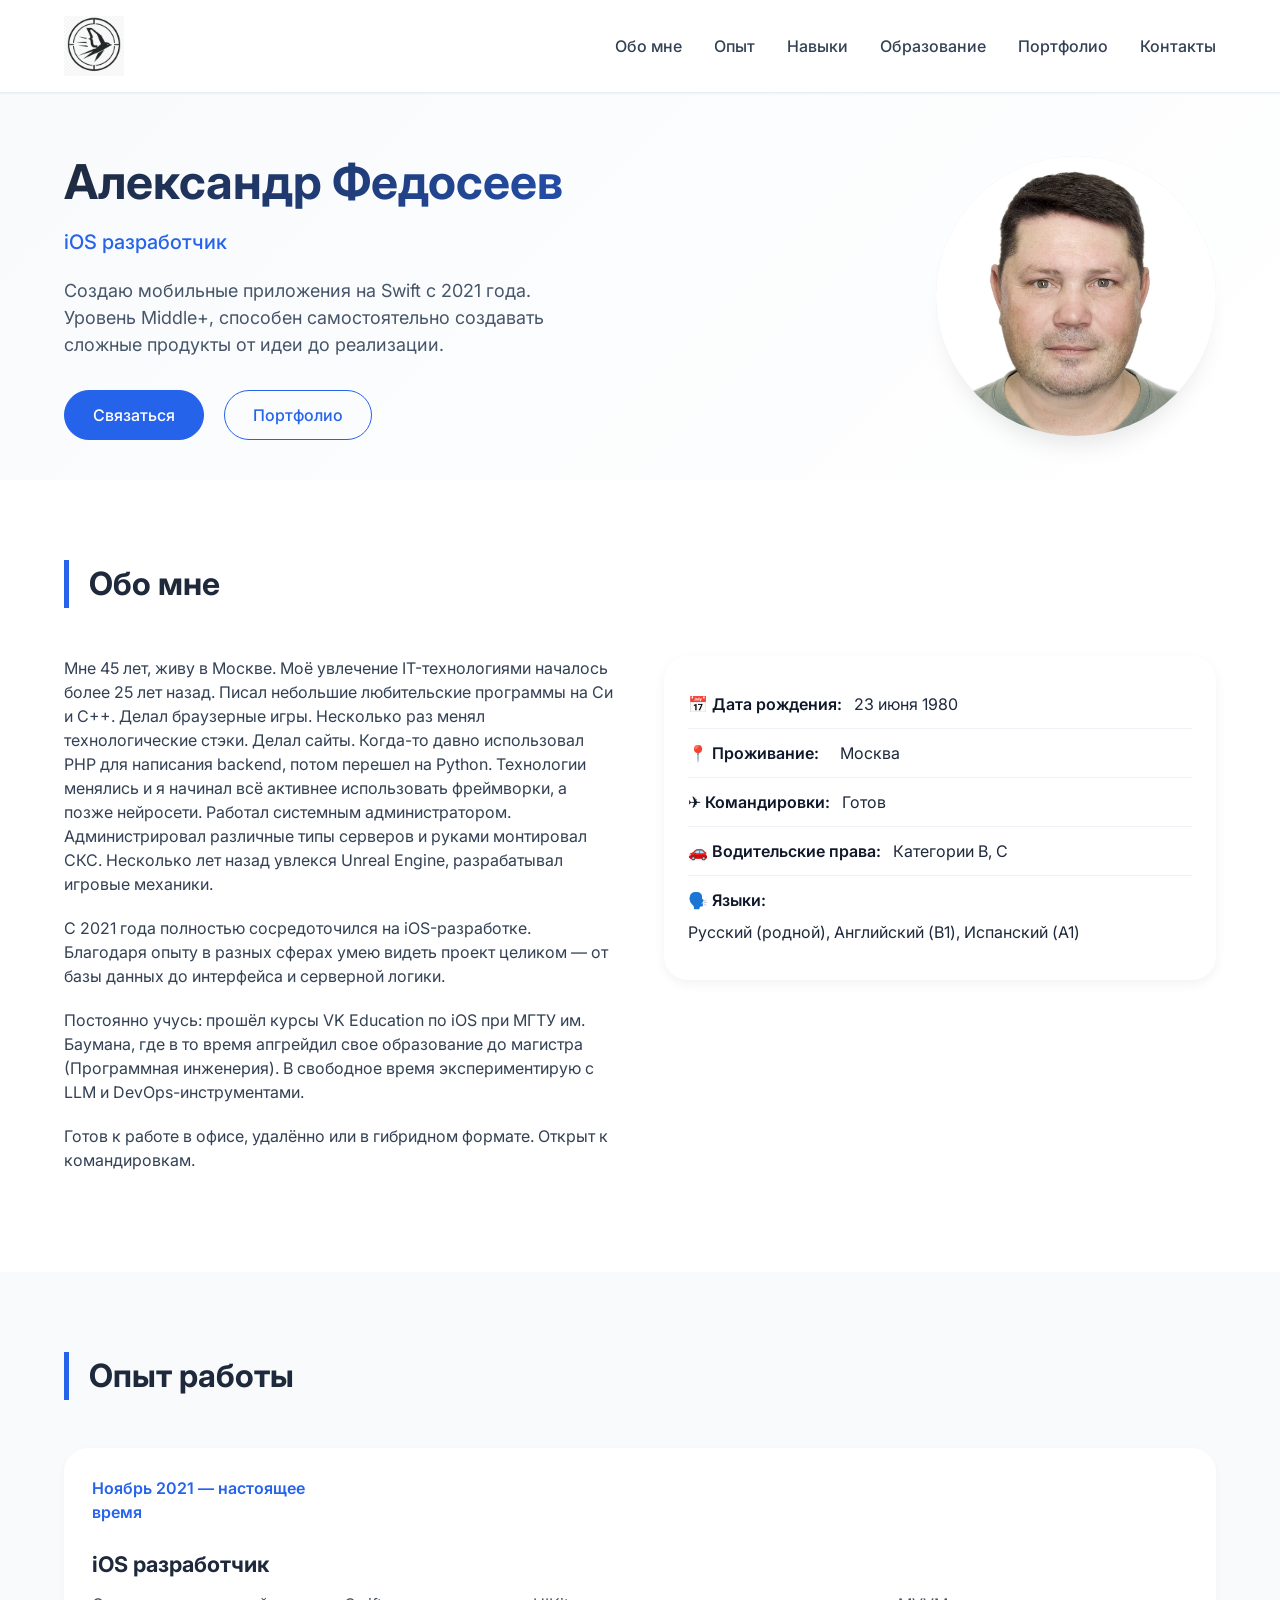
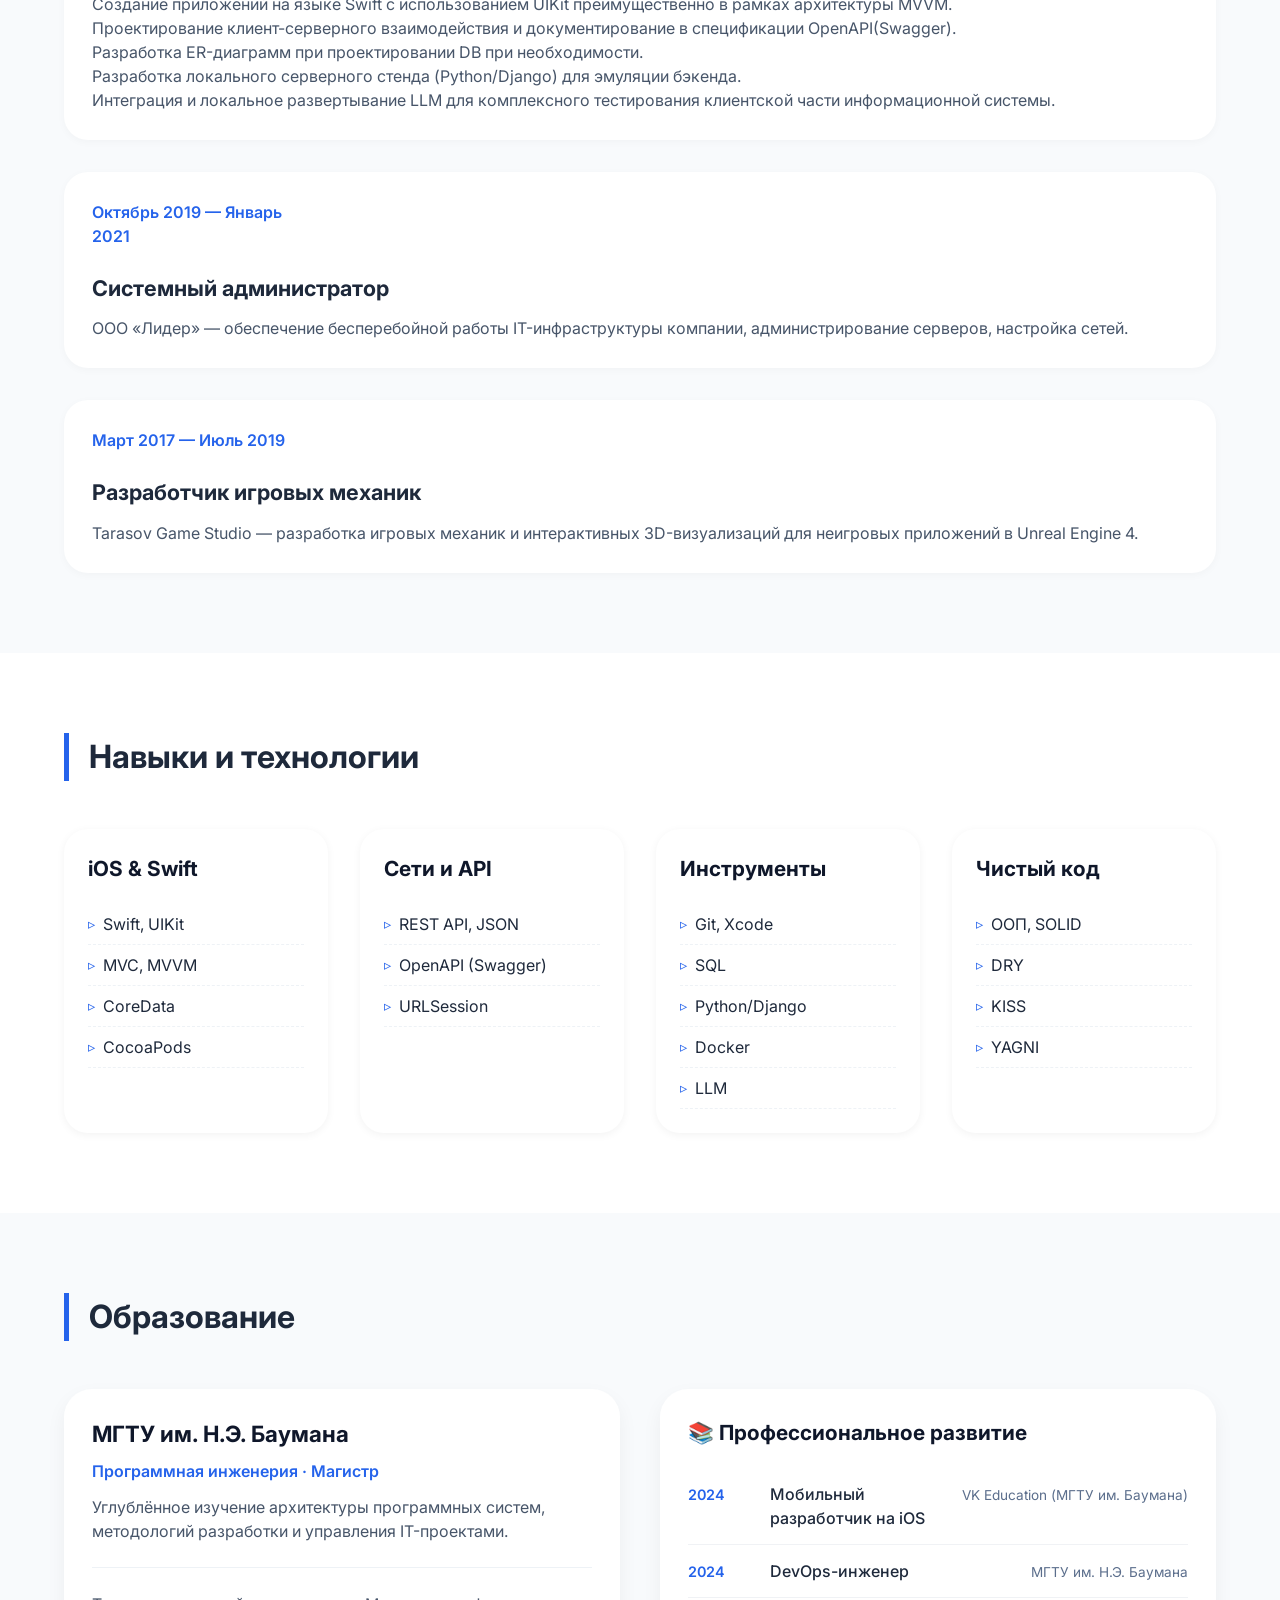
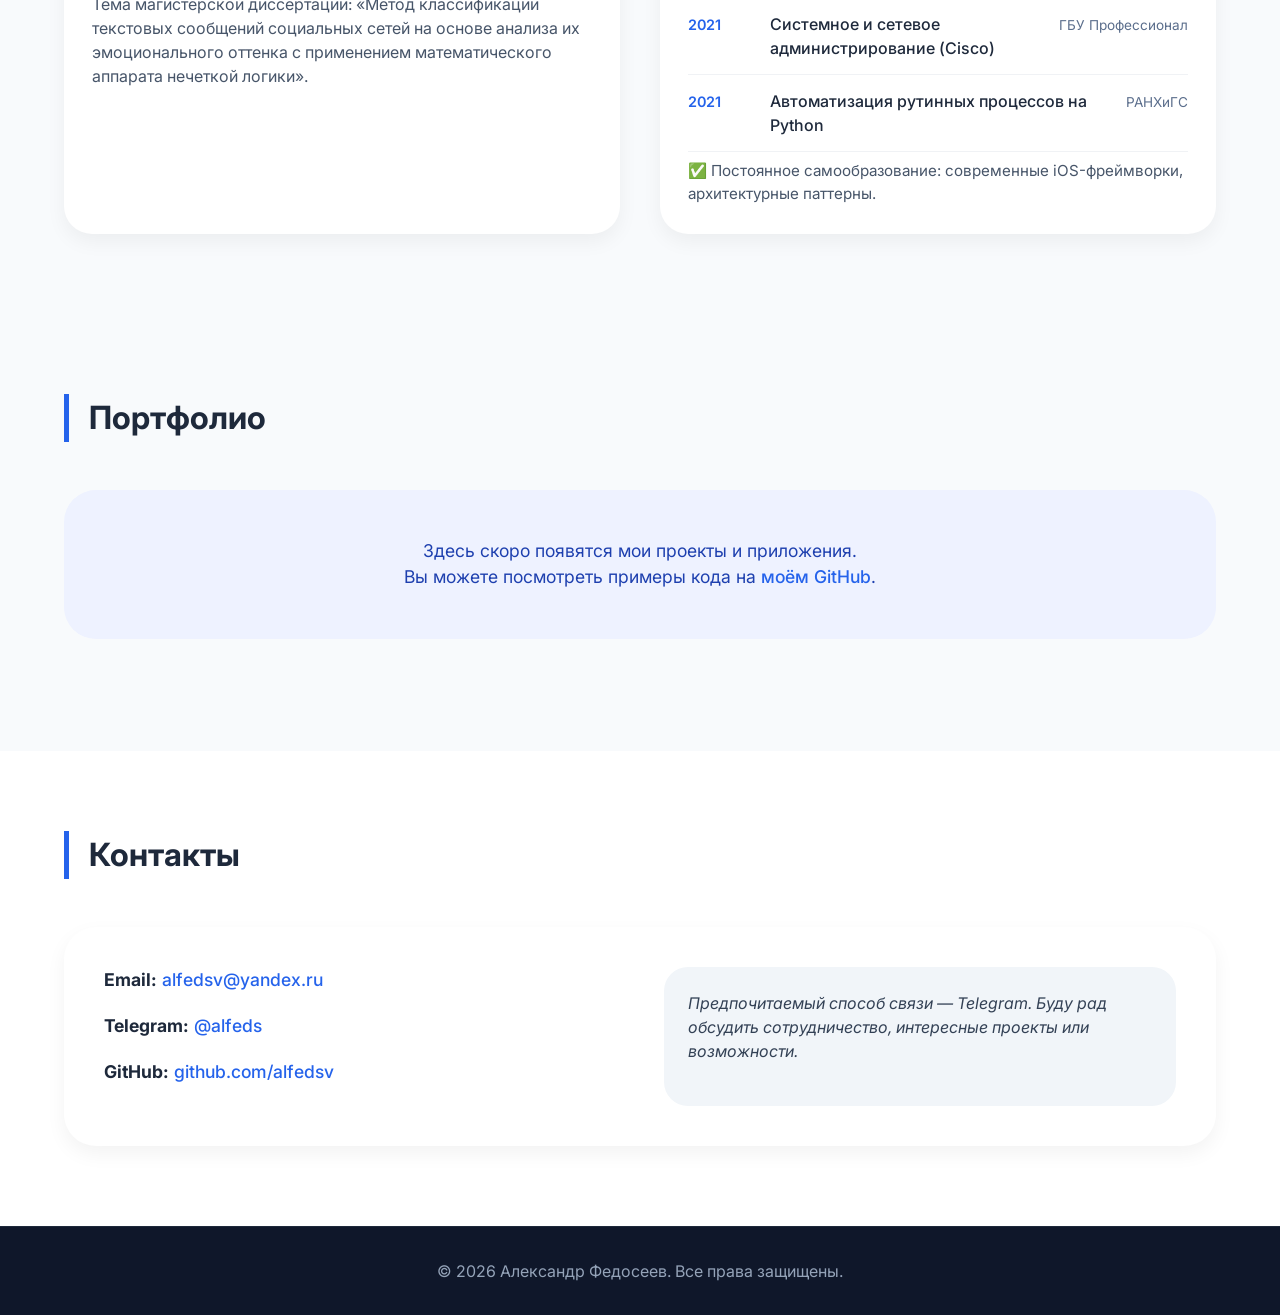
<file: index.html>
<!DOCTYPE html>
<html lang="ru">
<head>
    <meta charset="UTF-8">
    <meta name="viewport" content="width=device-width, initial-scale=1.0, viewport-fit=cover">
    <title>Александр Федосеев | iOS-разработчик</title>
    <meta name="description" content="Портфолио и резюме Александра Федосеева, iOS-разработчика с 4-летним опытом. Swift, UIKit, SwiftUI, MVVM, REST API.">
    <link rel="stylesheet" href="style.css">
    <link rel="preconnect" href="https://fonts.googleapis.com">
    <link rel="preconnect" href="https://fonts.gstatic.com" crossorigin>
    <link href="https://fonts.googleapis.com/css2?family=Inter:opsz,wght@14..32,300..700&display=swap" rel="stylesheet">
</head>
<body>
    <header class="header">
        <div class="container header__container">
            <a href="/" class="logo"><img src="img/swift.png" alt="iOS/SWIFT" class="logo-img"></a>
            <button class="nav-toggle" aria-label="Открыть меню">☰</button>
            <nav class="nav">
                <ul class="nav__list">
                    <li><a href="#about" class="nav__link">Обо мне</a></li>
                    <li><a href="#experience" class="nav__link">Опыт</a></li>
                    <li><a href="#skills" class="nav__link">Навыки</a></li>
                    <li><a href="#education" class="nav__link">Образование</a></li>
                    <li><a href="#portfolio" class="nav__link">Портфолио</a></li>
                    <li><a href="#contact" class="nav__link">Контакты</a></li>
                </ul>
            </nav>
        </div>
    </header>

    <main>
        <!-- Hero-секция с фото и краткой информацией -->
        <section class="hero">
            <div class="container hero__container">
                <div class="hero__content">
                    <h1 class="hero__title">Александр Федосеев</h1>
                    <p class="hero__subtitle">iOS разработчик</p>
                    <p class="hero__text">Создаю мобильные приложения на Swift с 2021 года. 
                        Уровень Middle+, способен самостоятельно создавать сложные продукты от идеи до реализации.</p>
                    <div class="hero__actions">
                        <a href="#contact" class="btn btn--primary">Связаться</a>
                        <a href="#portfolio" class="btn btn--outline">Портфолио</a>
                    </div>
                </div>
                <div class="hero__photo">
                    <!-- Фото -->
                    <img src="img/IMG_0179.jpg" alt="Фото Александра Федосеева" onerror="this.src='https://placehold.co/400x400?text=Фото'">
                </div>
            </div>
        </section>

        <!-- Обо мне + личная информация -->
        <section id="about" class="section">
            <div class="container">
                <h2 class="section__title">Обо мне</h2>
                <div class="about__grid">
                    <div class="about__text">
                        <p>Мне 45 лет, живу в Москве. Моё увлечение IT-технологиями началось более 25 лет назад. 
                            Писал небольшие любительские программы на Си и С++. 
                            Делал браузерные игры. 
                            Несколько раз менял технологические стэки. 
                            Делал сайты. Когда-то давно использовал PHP для написания backend, потом перешел на Python. 
                            Технологии менялись и я начинал всё активнее использовать фреймворки, а позже нейросети.
                            Работал системным администратором. Администрировал различные типы серверов и руками монтировал СКС.
                            Несколько лет назад увлекся Unreal Engine, разрабатывал игровые механики.</p>
                        <p>С 2021 года полностью сосредоточился на iOS-разработке. 
                            Благодаря опыту в разных сферах умею видеть проект целиком — от базы данных до интерфейса и серверной логики.</p>
                        <p>Постоянно учусь: прошёл курсы VK Education по iOS при МГТУ им. Баумана, где в то время апгрейдил свое образование до магистра (Программная инженерия). 
                            В свободное время экспериментирую с LLM и DevOps-инструментами.</p>
                        <p>Готов к работе в офисе, удалённо или в гибридном формате. Открыт к командировкам.</p>
                    </div>
                    <div class="about__details">
                        <ul class="info-list">
                            <li><span>📅 Дата рождения:</span> 23 июня 1980</li>
                            <li><span>📍 Проживание:</span> Москва</li>
                            <li><span>✈️ Командировки:</span> Готов</li>
                            <li><span>🚗 Водительские права:</span> Категории B, C</li>
                            <li><span>🗣️ Языки:</span> Русский (родной), Английский (B1), Испанский (A1)</li>
                        </ul>
                    </div>
                </div>
            </div>
        </section>

        <!-- Опыт работы -->
        <section id="experience" class="section section--gray">
            <div class="container">
                <h2 class="section__title">Опыт работы</h2>
                <div class="timeline">
                    <div class="timeline__item">
                        <div class="timeline__date">Ноябрь 2021 — настоящее время</div>
                        <div class="timeline__content">
                            <h3>iOS разработчик</h3>
                            <p>Создание приложений на языке Swift с использованием UIKit преимущественно в рамках архитектуры MVVM.</p>
                            <p>Проектирование клиент-серверного взаимодействия и документирование в спецификации OpenAPI(Swagger).</p>
                            <p>Разработка ER-диаграмм при проектировании DB при необходимости.</p>
                            <p>Разработка локального серверного стенда (Python/Django) для эмуляции бэкенда.</p>
                            <p>Интеграция и локальное развертывание LLM для комплексного тестирования клиентской части информационной системы.</p>
                        </div>
                    </div>
                    <div class="timeline__item">
                        <div class="timeline__date">Октябрь 2019 — Январь 2021</div>
                        <div class="timeline__content">
                            <h3>Системный администратор</h3>
                            <p>ООО «Лидер» — обеспечение бесперебойной работы IT-инфраструктуры компании, администрирование серверов, настройка сетей.</p>
                        </div>
                    </div>
                    <div class="timeline__item">
                        <div class="timeline__date">Март 2017 — Июль 2019</div>
                        <div class="timeline__content">
                            <h3>Разработчик игровых механик</h3>
                            <p>Tarasov Game Studio — разработка игровых механик и интерактивных 3D-визуализаций для неигровых приложений в Unreal Engine 4.</p>
                        </div>
                    </div>
                </div>
            </div>
        </section>

        <!-- Навыки (технологии и инструменты) -->
        <section id="skills" class="section">
            <div class="container">
                <h2 class="section__title">Навыки и технологии</h2>
                <div class="skills__grid">
                    <div class="skill-category">
                        <h3>iOS & Swift</h3>
                        <ul class="skill-list">
                            <li>Swift, UIKit</li>
                            <li>MVC, MVVM</li>
                            <li>CoreData</li>
                            <li>CocoaPods</li>
                        </ul>
                    </div>
                    <div class="skill-category">
                        <h3>Сети и API</h3>
                        <ul class="skill-list">
                            <li>REST API, JSON</li>
                            <li>OpenAPI (Swagger)</li>
                            <li>URLSession</li>
                        </ul>
                    </div>
                    <div class="skill-category">
                        <h3>Инструменты</h3>
                        <ul class="skill-list">
                            <li>Git, Xcode</li>
                            <li>SQL</li>
                            <li>Python/Django</li>
                            <li>Docker</li>
                            <li>LLM</li>
                        </ul>
                    </div>
                    <div class="skill-category">
                        <h3>Чистый код</h3>
                        <ul class="skill-list">
                            <li>ООП, SOLID</li>
                            <li>DRY</li>
                            <li>KISS</li>
                            <li>YAGNI</li>
                        </ul>
                    </div>
                </div>
            </div>
        </section>

        <section id="education" class="section section--gray">
            <div class="container">
                <h2 class="section__title">Образование</h2>
                <div class="education__grid">
                    <!-- Высшее образование (МГТУ) -->
                    <div class="education__main">
                        <div class="edu-card">
                            <div class="edu-card__title">МГТУ им. Н.Э. Баумана</div>
                            <div class="edu-card__subtitle">Программная инженерия · Магистр</div>
                            <div class="edu-card__description">
                                <p>Углублённое изучение архитектуры программных систем, методологий разработки и управления IT-проектами.</p>
                                <div class="divider-light"></div>
                                <p>Тема магистерской диссертации: «Метод классификации текстовых сообщений социальных сетей на основе анализа их эмоционального оттенка с применением математического аппарата нечеткой логики».</p>
                            </div>
                        </div>
                    </div>
        
                    <!-- Курсы и дополнительное образование -->
                    <div class="education__courses">
                        <h3 style="font-size: 1.3rem; margin-bottom: 20px; color: #0f172a;">📚 Профессиональное развитие</h3>
                        <div class="course-item">
                            <div class="course-year">2024</div>
                            <div class="course-name">Мобильный разработчик на iOS</div>
                            <div class="course-org">VK Education (МГТУ им. Баумана)</div>
                        </div>
                        <div class="course-item">
                            <div class="course-year">2024</div>
                            <div class="course-name">DevOps-инженер</div>
                            <div class="course-org">МГТУ им. Н.Э. Баумана</div>
                        </div>
                        <div class="course-item">
                            <div class="course-year">2021</div>
                            <div class="course-name">Системное и сетевое администрирование (Cisco)</div>
                            <div class="course-org">ГБУ Профессионал</div>
                        </div>
                        <div class="course-item">
                            <div class="course-year">2021</div>
                            <div class="course-name">Автоматизация рутинных процессов на Python</div>
                            <div class="course-org">РАНХиГС</div>
                        </div>
                        <div class="edu-card__description" style="margin-top: 8px; font-size: 0.95rem;">
                            ✅ Постоянное самообразование: современные iOS-фреймворки, архитектурные паттерны.
                        </div>
                    </div>
                </div>
            </div>
        </section>

        <!-- Портфолио (заглушка, сюда потом добавите проекты) -->
        <section id="portfolio" class="section section--gray">
            <div class="container">
                <h2 class="section__title">Портфолио</h2>
                <div class="portfolio__placeholder">
                    <p>Здесь скоро появятся мои проекты и приложения.</p>
                    <p>Вы можете посмотреть примеры кода на <a href="https://github.com/alfedsv" target="_blank" rel="noopener">моём GitHub</a>.</p>
                </div>
                <!-- место для будущих карточек проектов -->
                <div class="portfolio__grid" id="portfolio-grid">
                    <!-- динамически добавите карточки позже, можно оставить пустым -->
                </div>
            </div>
        </section>

        <!-- Контакты -->
        <section id="contact" class="section">
            <div class="container">
                <h2 class="section__title">Контакты</h2>
                <div class="contact__wrapper">
                    <div class="contact__info">
                        <p><strong>Email:</strong> <a href="mailto:alfedsv@yandex.ru">alfedsv@yandex.ru</a></p>
                        <p><strong>Telegram:</strong> <a href="https://t.me/alfeds" target="_blank">@alfeds</a></p>
                        <p><strong>GitHub:</strong> <a href="https://github.com/alfedsv" target="_blank">github.com/alfedsv</a></p>
                    </div>
                    <div class="contact__note">
                        <p>Предпочитаемый способ связи — Telegram. Буду рад обсудить сотрудничество, интересные проекты или возможности.</p>
                    </div>
                </div>
            </div>
        </section>
    </main>

    <footer class="footer">
        <div class="container">
            <p>© 2026 Александр Федосеев. Все права защищены.</p>
        </div>
    </footer>

    <script src="script.js"></script>
</body>
</html>
</file>
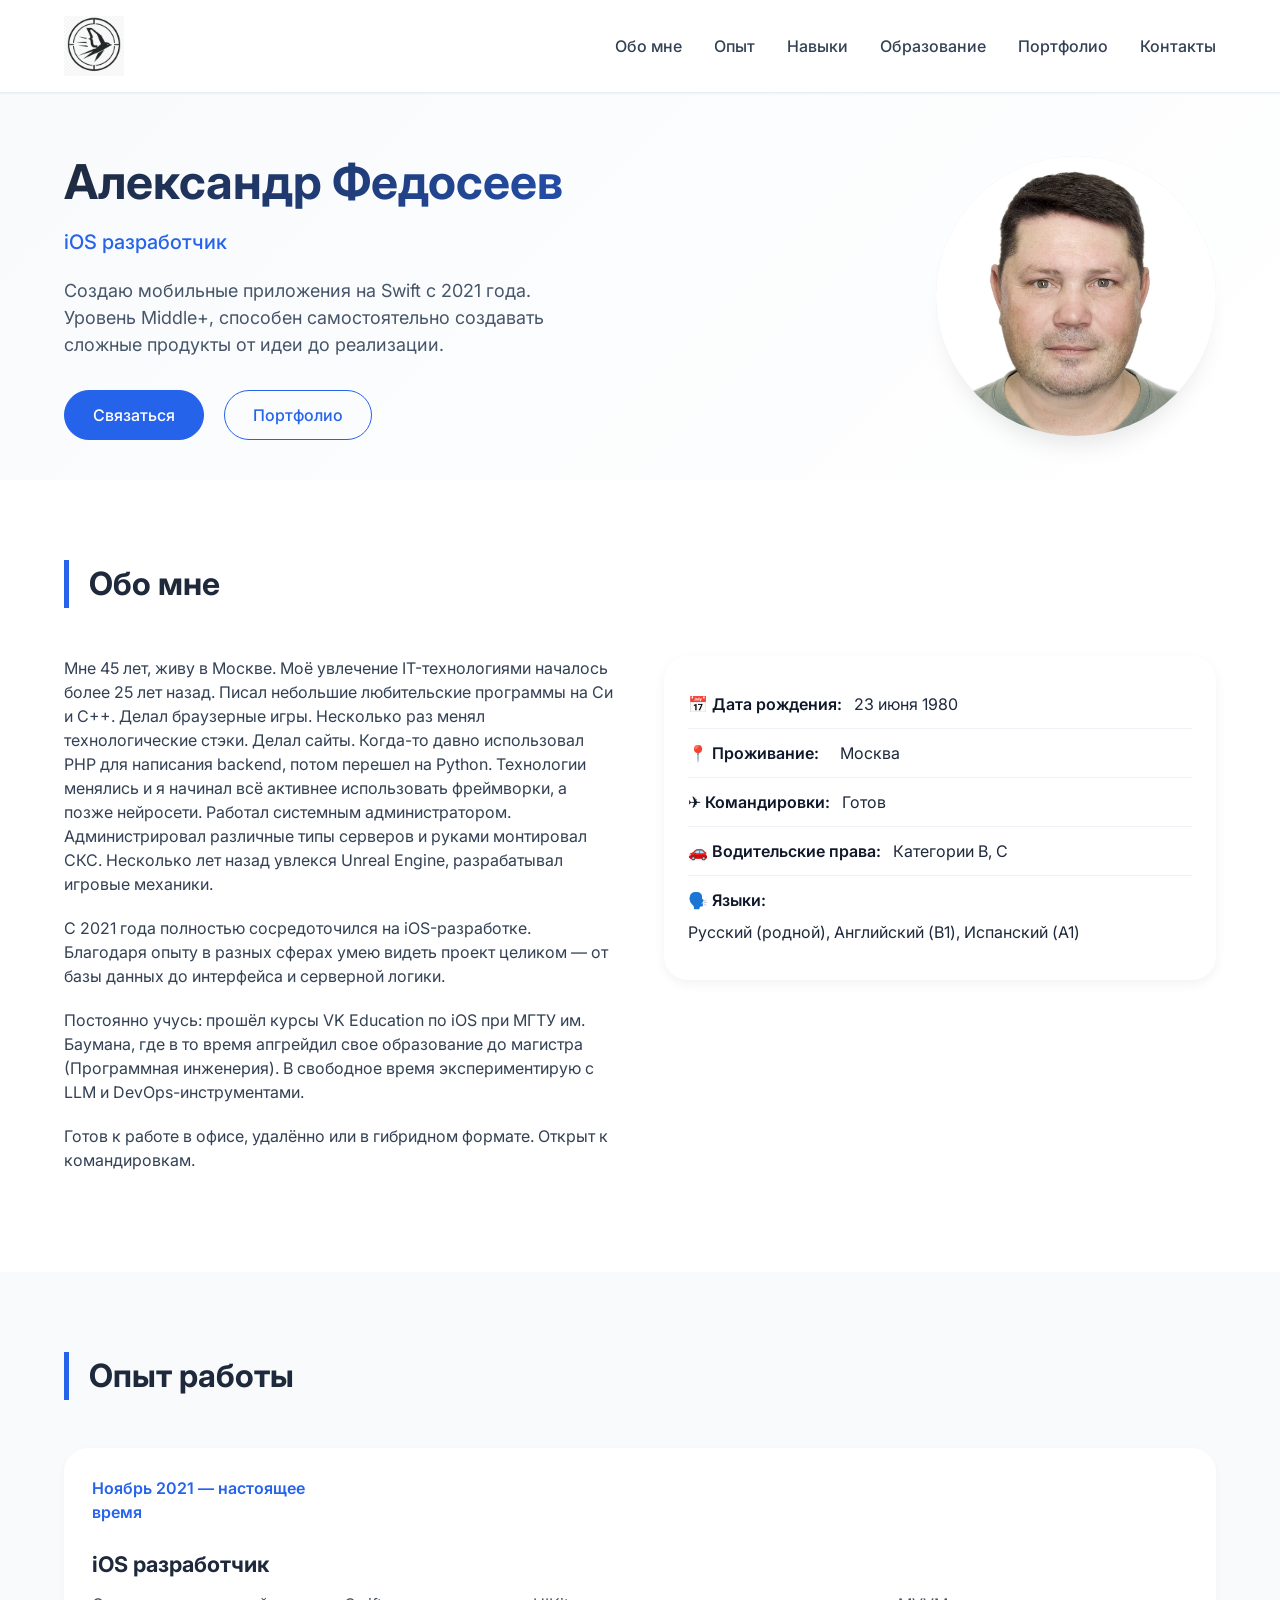
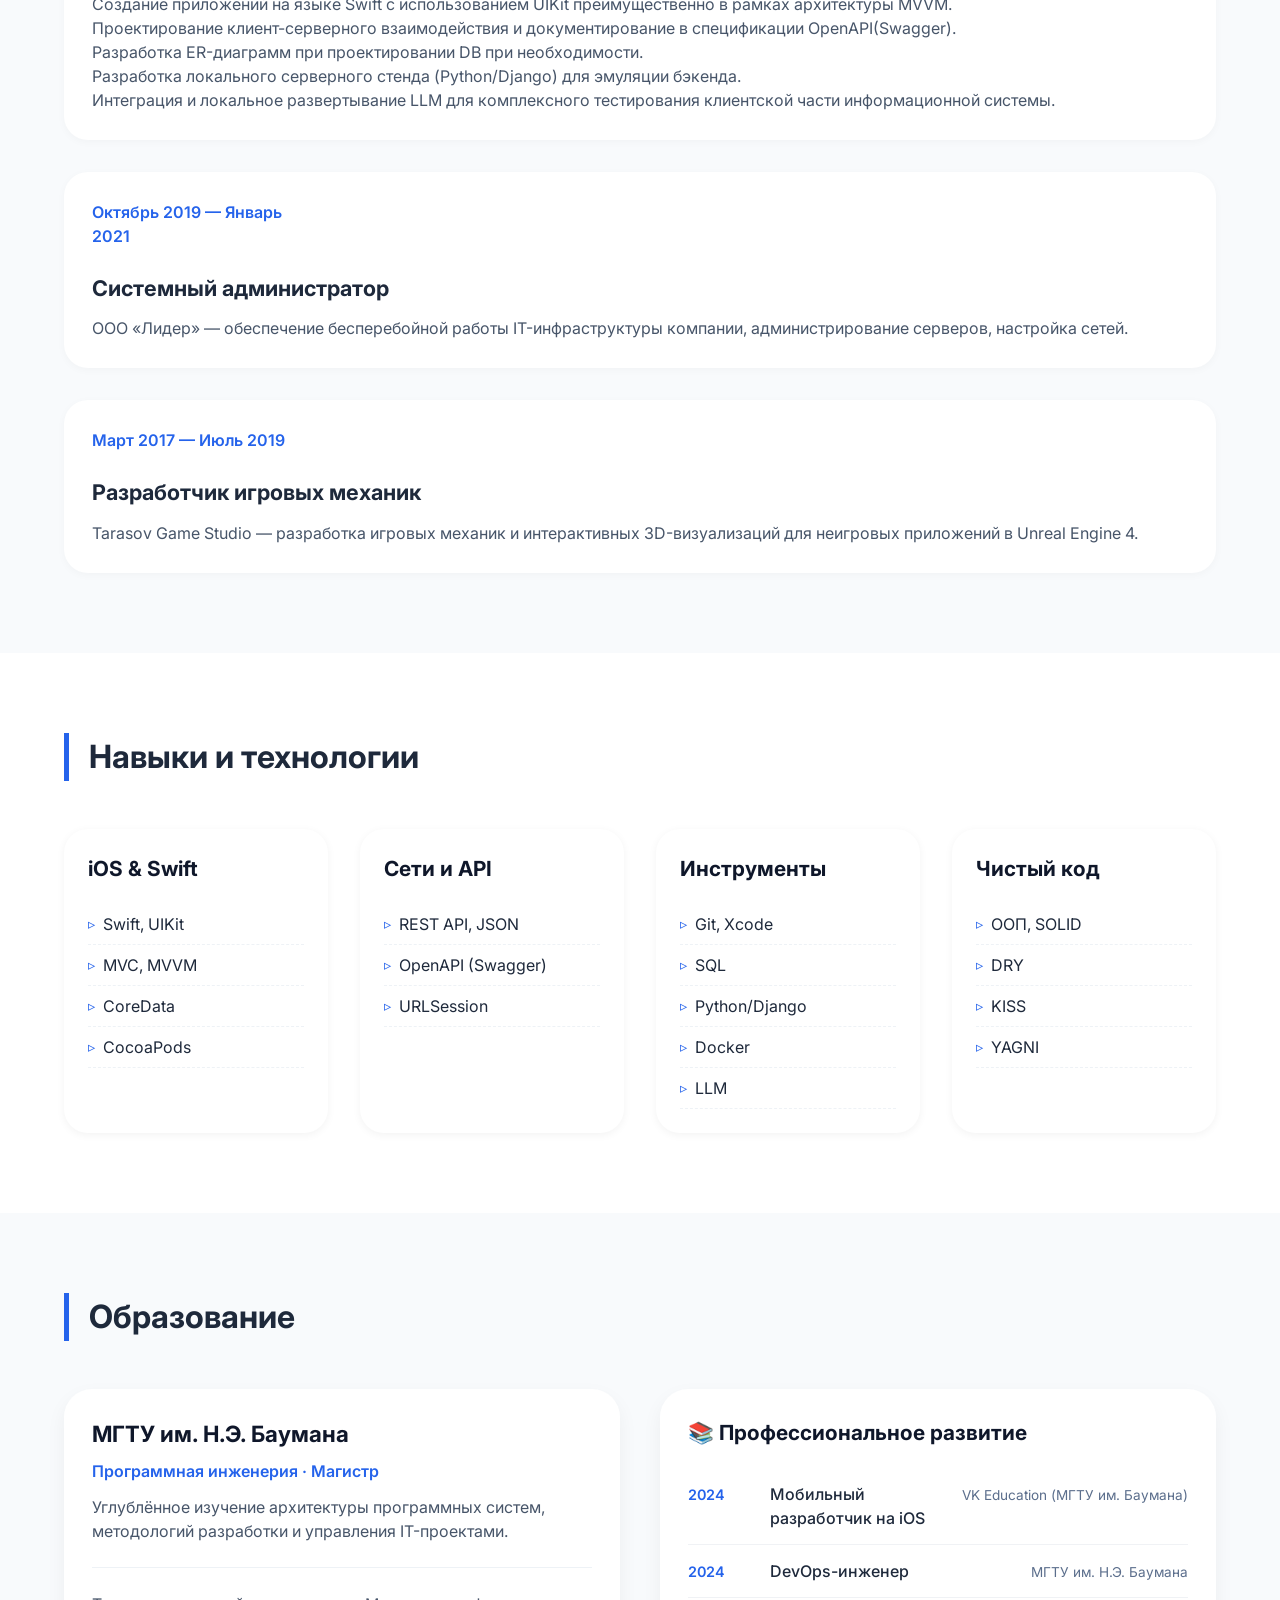
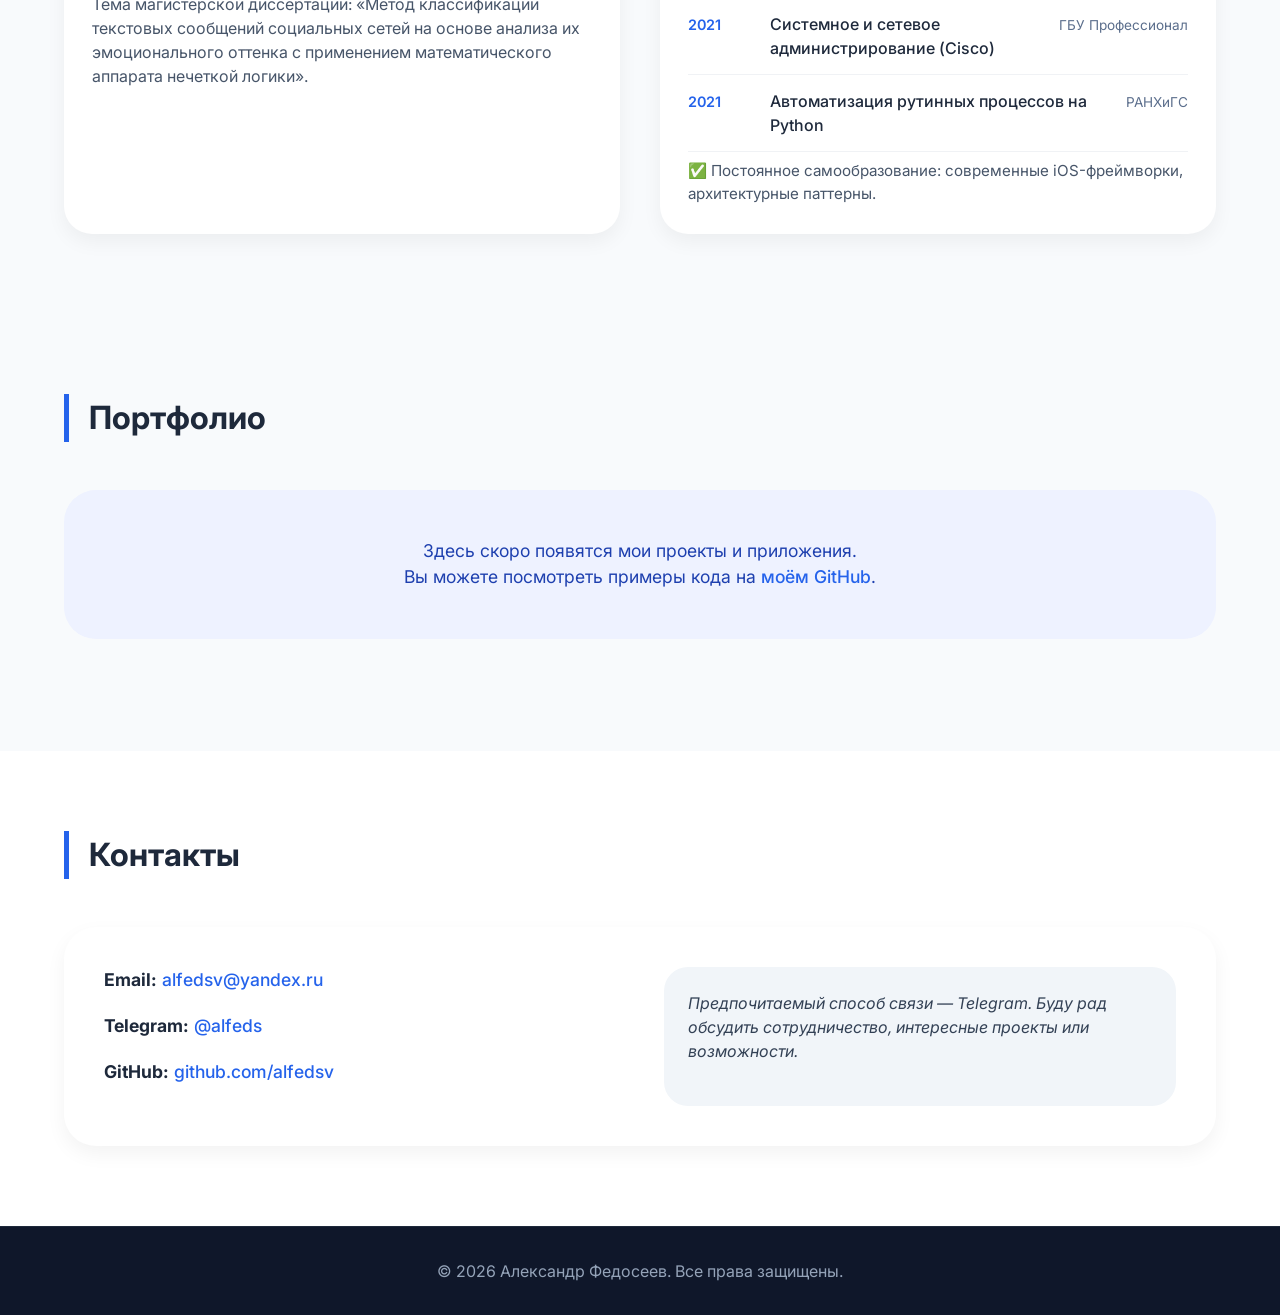
<file: portfolio/index.html>
<!DOCTYPE html>
<html lang="ru">
<head>
    <meta charset="UTF-8">
    <title>Портфолио — Александр Федосеев</title>
    <meta http-equiv="refresh" content="0; url=/">
</head>
<body>
    <p>Потом добавлю</p>
</body>
</html>
</file>
<file: style.css>
/* ----- RESET & БАЗА ----- */
* {
    margin: 0;
    padding: 0;
    box-sizing: border-box;
}

html {
    scroll-behavior: smooth;
}

body {
    font-family: 'Inter', system-ui, -apple-system, 'Segoe UI', sans-serif;
    background-color: #ffffff;
    color: #1e293b;
    line-height: 1.5;
}

.container {
    max-width: 1200px;
    margin: 0 auto;
    padding: 0 24px;
}

/* ----- HEADER & НАВИГАЦИЯ ----- */
.header {
    position: sticky;
    top: 0;
    background: rgba(255, 255, 255, 0.96);
    backdrop-filter: blur(8px);
    box-shadow: 0 1px 2px rgba(0,0,0,0.05);
    z-index: 1000;
    border-bottom: 1px solid #e9eef3;
}

.header__container {
    display: flex;
    justify-content: space-between;
    align-items: center;
    padding-top: 16px;
    padding-bottom: 16px;
}

.logo {
    display: flex;
    align-items: center;
}

.logo-img {
    height: 60px;
    width: auto;
    display: block;
}

@media (max-width: 700px) {
    .logo-img {
        height: 40px;
    }
}

.nav__list {
    display: flex;
    gap: 32px;
    list-style: none;
}

.nav__link {
    text-decoration: none;
    font-weight: 500;
    color: #334155;
    transition: color 0.2s;
}

.nav__link:hover {
    color: #2563eb;
}

.nav-toggle {
    display: none;
    background: none;
    border: none;
    font-size: 28px;
    cursor: pointer;
    color: #1e293b;
}

/* ----- ГЕРОЙ (HERO) ----- */
.hero {
    padding: 60px 0 40px;
    background: linear-gradient(135deg, #f8fafc 0%, #ffffff 100%);
}

.hero__container {
    display: flex;
    align-items: center;
    justify-content: space-between;
    gap: 48px;
    flex-wrap: wrap;
}

.hero__content {
    flex: 1;
    min-width: 280px;
}

.hero__title {
    font-size: 3rem;
    font-weight: 700;
    line-height: 1.2;
    margin-bottom: 16px;
    background: linear-gradient(135deg, #1e293b, #2563eb);
    background-clip: text;
    -webkit-background-clip: text;
    color: transparent;
}

.hero__subtitle {
    font-size: 1.25rem;
    color: #2563eb;
    font-weight: 500;
    margin-bottom: 20px;
}

.hero__text {
    font-size: 1.125rem;
    color: #475569;
    margin-bottom: 32px;
    max-width: 500px;
}

.hero__photo {
    flex-shrink: 0;
    width: 280px;
    height: 280px;
    border-radius: 50%;
    overflow: hidden;
    background-color: #e2e8f0;
    box-shadow: 0 20px 25px -12px rgba(0,0,0,0.1);
}

.hero__photo img {
    width: 100%;
    height: 100%;
    object-fit: cover;
}

/* ----- КНОПКИ ----- */
.btn {
    display: inline-block;
    padding: 12px 28px;
    border-radius: 40px;
    font-weight: 500;
    text-decoration: none;
    transition: all 0.2s;
    margin-right: 16px;
}

.btn--primary {
    background-color: #2563eb;
    color: white;
    border: 1px solid #2563eb;
}

.btn--primary:hover {
    background-color: #1d4ed8;
    transform: translateY(-2px);
}

.btn--outline {
    background: transparent;
    border: 1px solid #2563eb;
    color: #2563eb;
}

.btn--outline:hover {
    background: #eff6ff;
}

/* ----- СЕКЦИИ ----- */
.section {
    padding: 80px 0;
}

.section--gray {
    background-color: #f8fafc;
}

.section__title {
    font-size: 2rem;
    font-weight: 700;
    margin-bottom: 48px;
    border-left: 5px solid #2563eb;
    padding-left: 20px;
}

/* ----- ОБО МНЕ ----- */
.about__grid {
    display: grid;
    grid-template-columns: 1fr 1fr;
    gap: 48px;
}

.about__text p {
    margin-bottom: 20px;
    color: #334155;
}

.info-list {
    list-style: none;
    background: #ffffff;
    padding: 24px;
    border-radius: 24px;
    box-shadow: 0 4px 12px rgba(0,0,0,0.05);
}

.info-list li {
    display: flex;
    flex-wrap: wrap;
    align-items: baseline;
    gap: 8px 12px;
    padding: 12px 0;
    border-bottom: 1px solid #eef2f6;
}

.info-list li:last-child {
    border-bottom: none;
}

.info-list span {
    font-weight: 600;
    min-width: 140px;
    flex-shrink: 0;
    color: #0f172a;
}

/* ----- ОПЫТ (ТАЙМЛАЙН) ----- */
.timeline {
    display: flex;
    flex-direction: column;
    gap: 32px;
}

.timeline__item {
    display: flex;
    flex-wrap: wrap;
    gap: 24px;
    background: white;
    border-radius: 24px;
    padding: 28px;
    box-shadow: 0 2px 8px rgba(0,0,0,0.03);
    transition: box-shadow 0.2s;
}

.timeline__item:hover {
    box-shadow: 0 12px 24px -12px rgba(0,0,0,0.1);
}

.timeline__date {
    flex: 0 0 220px;
    font-weight: 600;
    color: #2563eb;
}

.timeline__content h3 {
    font-size: 1.35rem;
    margin-bottom: 12px;
}

.timeline__content p {
    color: #475569;
}

/* ----- НАВЫКИ ----- */
.skills__grid {
    display: grid;
    grid-template-columns: repeat(auto-fit, minmax(250px, 1fr));
    gap: 32px;
}

.skill-category {
    background: white;
    border-radius: 24px;
    padding: 24px;
    box-shadow: 0 2px 8px rgba(0,0,0,0.05);
}

.skill-category h3 {
    margin-bottom: 20px;
    font-size: 1.3rem;
    color: #0f172a;
}

.skill-list {
    list-style: none;
}

.skill-list li {
    padding: 8px 0;
    border-bottom: 1px dashed #eef2f6;
    display: flex;
    align-items: center;
    gap: 8px;
}

.skill-list li::before {
    content: "▹";
    color: #2563eb;
    font-size: 0.9rem;
}

/* ===== ОБРАЗОВАНИЕ (НОВЫЙ БЛОК) ===== */
.education__grid {
    display: grid;
    grid-template-columns: 1fr 1fr;
    gap: 40px;
}

.education__main {
    background: white;
    border-radius: 28px;
    padding: 28px;
    box-shadow: 0 8px 20px rgba(0,0,0,0.05);
    transition: transform 0.2s ease;
}

.education__main:hover {
    transform: translateY(-4px);
}

.education__courses {
    background: white;
    border-radius: 28px;
    padding: 28px;
    box-shadow: 0 8px 20px rgba(0,0,0,0.05);
}

.edu-card {
    margin-bottom: 28px;
}

.edu-card:last-child {
    margin-bottom: 0;
}

.edu-card__title {
    font-size: 1.4rem;
    font-weight: 700;
    color: #0f172a;
    margin-bottom: 8px;
}

.edu-card__subtitle {
    font-weight: 600;
    color: #2563eb;
    margin-bottom: 12px;
    font-size: 1rem;
}

.edu-card__description {
    color: #475569;
    line-height: 1.5;
    margin-top: 8px;
}

.divider-light {
    height: 1px;
    background: #eef2f6;
    margin: 24px 0;
}

.course-item {
    display: flex;
    align-items: baseline;
    gap: 12px;
    padding: 14px 0;
    border-bottom: 1px solid #f0f2f5;
}

.course-item:last-child {
    border-bottom: none;
}

.course-year {
    font-weight: 600;
    color: #2563eb;
    min-width: 70px;
    font-size: 0.9rem;
}

.course-name {
    color: #1e293b;
    font-weight: 500;
    flex: 1;
}

.course-org {
    color: #5b6e8c;
    font-size: 0.85rem;
}

.badge-ios {
    background: #eef2ff;
    color: #1e40af;
    padding: 2px 10px;
    border-radius: 30px;
    font-size: 0.75rem;
    font-weight: 600;
    display: inline-block;
    margin-left: 10px;
}

/* Адаптив для планшетов и телефонов */
@media (max-width: 800px) {
    .education__grid {
        grid-template-columns: 1fr;
        gap: 32px;
    }
}

@media (max-width: 480px) {
    .education__main, .education__courses {
        padding: 20px;
    }
}

/* ----- ПОРТФОЛИО (ЗАГОТОВКА) ----- */
.portfolio__placeholder {
    text-align: center;
    background: #eef2ff;
    border-radius: 32px;
    padding: 48px 24px;
    margin-bottom: 32px;
}

.portfolio__placeholder p {
    font-size: 1.1rem;
    color: #1e40af;
}

.portfolio__placeholder a {
    color: #2563eb;
    text-decoration: none;
    font-weight: 500;
}

.portfolio__grid {
    display: grid;
    grid-template-columns: repeat(auto-fill, minmax(280px, 1fr));
    gap: 28px;
}

/* ----- КОНТАКТЫ ----- */
.contact__wrapper {
    display: grid;
    grid-template-columns: 1fr 1fr;
    gap: 48px;
    background: white;
    border-radius: 32px;
    padding: 40px;
    box-shadow: 0 8px 20px rgba(0, 0, 0, 0.05);
}

.contact__info p {
    margin-bottom: 20px;
    font-size: 1.1rem;
}

.contact__info a {
    color: #2563eb;
    text-decoration: none;
    font-weight: 500;
}

.contact__info a:hover {
    text-decoration: underline;
}

.contact__note {
    background: #f1f5f9;
    padding: 24px;
    border-radius: 24px;
    font-style: italic;
    color: #334155;
}

/* ----- ФУТЕР ----- */
.footer {
    background-color: #0f172a;
    color: #94a3b8;
    text-align: center;
    padding: 32px 0;
    border-top: 1px solid #1e293b;
}

/* ----- АДАПТИВ для планшетов и телефонов ----- */


@media (max-width: 900px) {
    .hero__container {
        flex-direction: column-reverse;
        text-align: center;
    }
    
    .hero__text {
        margin-left: auto;
        margin-right: auto;
    }
    
    .about__grid {
        grid-template-columns: 1fr;
        gap: 32px;
    }
    
    .contact__wrapper {
        grid-template-columns: 1fr;
        gap: 32px;
    }
    
    .timeline__item {
        flex-direction: column;
    }
    
    .timeline__date {
        flex-basis: auto;
    }
}

@media (max-width: 700px) {
    .nav-toggle {
        display: block;
    }
    
    .nav {
        position: fixed;
        top: 70px;
        left: -100%;
        width: 80%;
        height: calc(100vh - 70px);
        background: white;
        box-shadow: 2px 0 12px rgba(0,0,0,0.1);
        transition: left 0.3s ease;
        z-index: 999;
        padding: 24px;
    }
    
    .nav--open {
        left: 0;
    }
    
    .nav__list {
        flex-direction: column;
        gap: 24px;
    }
    
    .nav__link {
        font-size: 1.2rem;
    }
    
    .section {
        padding: 60px 0;
    }
    
    .section__title {
        font-size: 1.75rem;
    }
    
    .hero__title {
        font-size: 2.2rem;
    }
    
    .hero__photo {
        width: 220px;
        height: 220px;
    }
    
    .btn {
        margin-bottom: 12px;
    }
}

/* маленькие телефоны */
@media (max-width: 480px) {
    .container {
        padding: 0 16px;
    }
    
    .info-list span {
        display: block;
        width: auto;
        margin-bottom: 4px;
    }
    
    .timeline__item {
        padding: 20px;
    }
}
</file>
